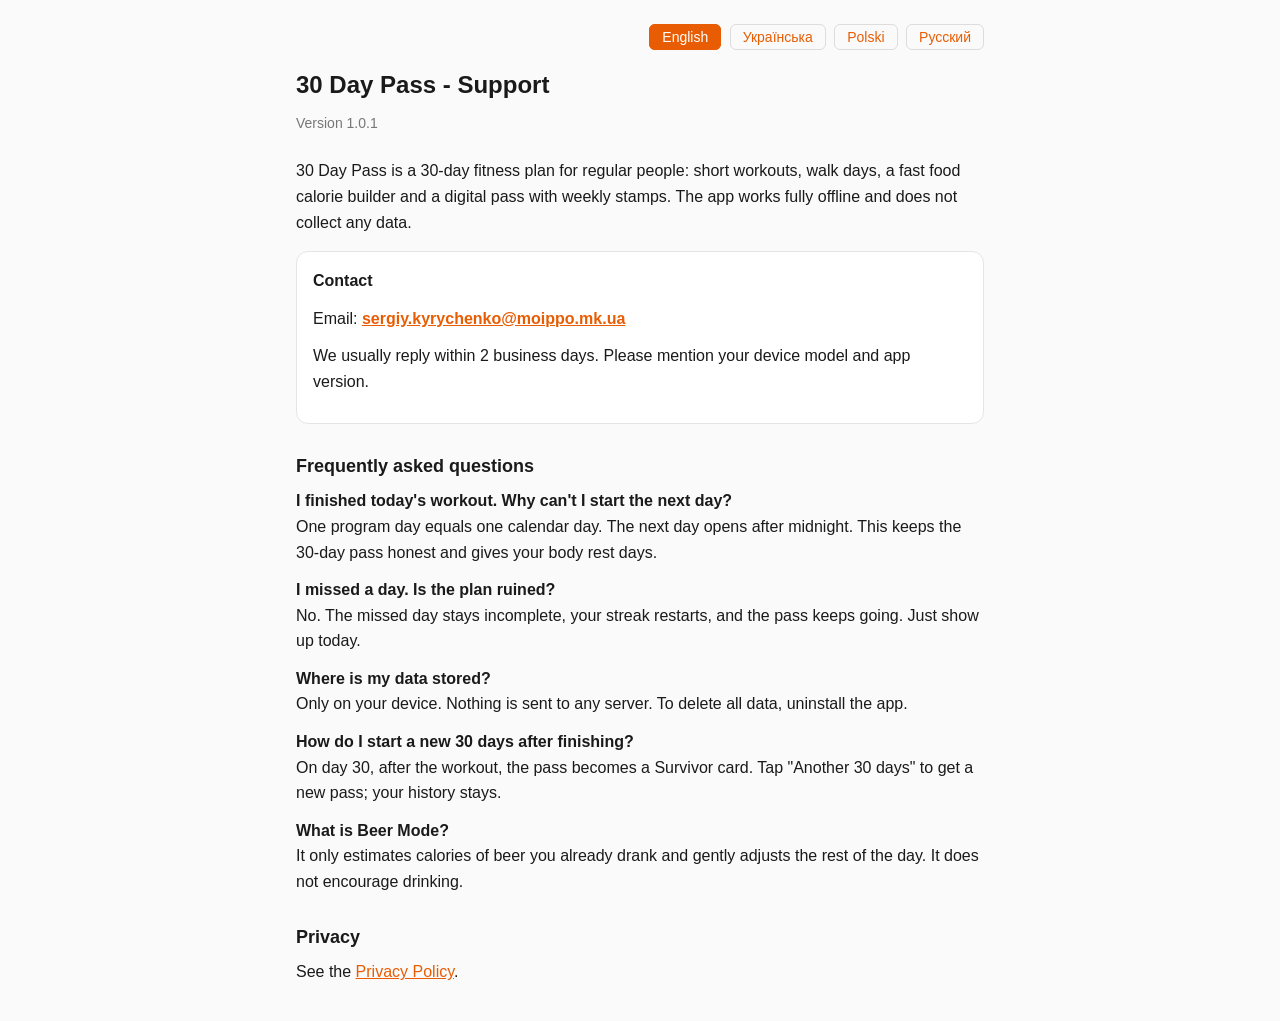
<file: index.html>
<!DOCTYPE html>
<html lang="en">
<head>
<meta charset="UTF-8">
<meta name="viewport" content="width=device-width, initial-scale=1.0">
<title>30 Day Pass - Support</title>
<style>
*{margin:0;padding:0;box-sizing:border-box}
body{font-family:-apple-system,BlinkMacSystemFont,"Segoe UI",Roboto,sans-serif;line-height:1.6;color:#1a1a1a;background:#FAFAFA;padding:24px 16px;max-width:720px;margin:0 auto}
h1{font-size:24px;margin-bottom:8px}
h2{font-size:18px;margin-top:28px;margin-bottom:8px}
p,ul{margin-bottom:12px}
ul{padding-left:20px}
.date{color:#777;font-size:14px;margin-bottom:24px}
.lang-switch{text-align:right;margin-bottom:16px}
.lang-switch a{color:#E85D04;text-decoration:none;font-size:14px;padding:4px 12px;border:1px solid #ddd;border-radius:6px;margin-left:4px}
.lang-switch a.active{background:#E85D04;color:#fff;border-color:#E85D04}
.section{display:none}
.section.active{display:block}
.contact{background:#fff;border:1px solid #e5e5e5;border-radius:12px;padding:16px;margin:16px 0}
.contact a{font-weight:600}
a{color:#E85D04}
</style>
</head>
<body>

<div class="lang-switch">
<a href="#" id="btn-en" class="active" onclick="switchLang('en');return false">English</a>
<a href="#" id="btn-uk" onclick="switchLang('uk');return false">Українська</a>
<a href="#" id="btn-pl" onclick="switchLang('pl');return false">Polski</a>
<a href="#" id="btn-ru" onclick="switchLang('ru');return false">Русский</a>
</div>

<div id="sec-en" class="section active">
<h1>30 Day Pass - Support</h1>
<p class="date">Version 1.0.1</p>
<p>30 Day Pass is a 30-day fitness plan for regular people: short workouts, walk days, a fast food calorie builder and a digital pass with weekly stamps. The app works fully offline and does not collect any data.</p>
<div class="contact">
<p><strong>Contact</strong></p>
<p>Email: <a href="mailto:sergiy.kyrychenko@moippo.mk.ua">sergiy.kyrychenko@moippo.mk.ua</a></p>
<p>We usually reply within 2 business days. Please mention your device model and app version.</p>
</div>
<h2>Frequently asked questions</h2>
<p><strong>I finished today's workout. Why can't I start the next day?</strong><br>One program day equals one calendar day. The next day opens after midnight. This keeps the 30-day pass honest and gives your body rest days.</p>
<p><strong>I missed a day. Is the plan ruined?</strong><br>No. The missed day stays incomplete, your streak restarts, and the pass keeps going. Just show up today.</p>
<p><strong>Where is my data stored?</strong><br>Only on your device. Nothing is sent to any server. To delete all data, uninstall the app.</p>
<p><strong>How do I start a new 30 days after finishing?</strong><br>On day 30, after the workout, the pass becomes a Survivor card. Tap "Another 30 days" to get a new pass; your history stays.</p>
<p><strong>What is Beer Mode?</strong><br>It only estimates calories of beer you already drank and gently adjusts the rest of the day. It does not encourage drinking.</p>
<h2>Privacy</h2>
<p>See the <a href="privacy-policy.html">Privacy Policy</a>.</p>
</div>

<div id="sec-uk" class="section">
<h1>30 Day Pass - Підтримка</h1>
<p class="date">Версія 1.0.1</p>
<p>30 Day Pass - це 30-денний фітнес-план для звичайних людей: короткі тренування, дні прогулянок, конструктор калорій фастфуду та цифровий абонемент із тижневими штампами. Застосунок працює повністю офлайн і не збирає жодних даних.</p>
<div class="contact">
<p><strong>Контакт</strong></p>
<p>Електронна пошта: <a href="mailto:sergiy.kyrychenko@moippo.mk.ua">sergiy.kyrychenko@moippo.mk.ua</a></p>
<p>Зазвичай відповідаємо протягом 2 робочих днів. Вкажіть модель пристрою та версію застосунку.</p>
</div>
<h2>Часті запитання</h2>
<p><strong>Я виконав тренування на сьогодні. Чому не можу почати наступний день?</strong><br>Один день програми дорівнює одному календарному дню. Наступний день відкривається після півночі. Так абонемент на 30 днів залишається чесним, а тіло отримує дні відпочинку.</p>
<p><strong>Я пропустив день. План зіпсовано?</strong><br>Ні. Пропущений день залишається невиконаним, серія починається заново, а абонемент триває далі. Просто прийди сьогодні.</p>
<p><strong>Де зберігаються мої дані?</strong><br>Лише на твоєму пристрої. Нічого не надсилається на сервери. Щоб видалити всі дані, видали застосунок.</p>
<p><strong>Як почати нові 30 днів після завершення?</strong><br>На 30-й день після тренування абонемент стає карткою «Вижив 30 днів». Натисни «Ще 30 днів», щоб отримати новий абонемент; історія зберігається.</p>
<p><strong>Що таке режим пива?</strong><br>Він лише оцінює калорії вже випитого пива і м'яко коригує решту дня. Він не заохочує пити.</p>
<h2>Конфіденційність</h2>
<p>Дивись <a href="privacy-policy.html">Політику конфіденційності</a>.</p>
</div>

<div id="sec-pl" class="section">
<h1>30 Day Pass - Pomoc</h1>
<p class="date">Wersja 1.0.1</p>
<p>30 Day Pass to 30-dniowy plan fitness dla zwykłych ludzi: krótkie treningi, dni spaceru, kalkulator kalorii fast foodu i cyfrowy karnet z tygodniowymi pieczątkami. Aplikacja działa w pełni offline i nie zbiera żadnych danych.</p>
<div class="contact">
<p><strong>Kontakt</strong></p>
<p>E-mail: <a href="mailto:sergiy.kyrychenko@moippo.mk.ua">sergiy.kyrychenko@moippo.mk.ua</a></p>
<p>Zwykle odpowiadamy w ciągu 2 dni roboczych. Podaj model urządzenia i wersję aplikacji.</p>
</div>
<h2>Najczęstsze pytania</h2>
<p><strong>Skończyłem dzisiejszy trening. Dlaczego nie mogę zacząć następnego dnia?</strong><br>Jeden dzień programu to jeden dzień kalendarzowy. Następny dzień otwiera się po północy. Dzięki temu karnet na 30 dni jest uczciwy, a ciało dostaje dni odpoczynku.</p>
<p><strong>Opuściłem dzień. Czy plan jest zepsuty?</strong><br>Nie. Opuszczony dzień pozostaje niewykonany, seria zaczyna się od nowa, a karnet trwa dalej. Po prostu pojaw się dzisiaj.</p>
<p><strong>Gdzie są przechowywane moje dane?</strong><br>Tylko na Twoim urządzeniu. Nic nie jest wysyłane na serwery. Aby usunąć wszystkie dane, odinstaluj aplikację.</p>
<p><strong>Jak zacząć nowe 30 dni po zakończeniu?</strong><br>30. dnia po treningu karnet zamienia się w kartę „Przetrwałem 30 dni”. Stuknij „Kolejne 30 dni”, aby dostać nowy karnet; historia zostaje.</p>
<p><strong>Czym jest Tryb Piwo?</strong><br>Tylko szacuje kalorie już wypitego piwa i delikatnie koryguje resztę dnia. Nie zachęca do picia.</p>
<h2>Prywatność</h2>
<p>Zobacz <a href="privacy-policy.html">Politykę prywatności</a>.</p>
</div>

<div id="sec-ru" class="section">
<h1>30 Day Pass - Поддержка</h1>
<p class="date">Версия 1.0.1</p>
<p>30 Day Pass - это 30-дневный фитнес-план для обычных людей: короткие тренировки, дни прогулок, конструктор калорий фастфуда и цифровой абонемент с недельными штампами. Приложение работает полностью офлайн и не собирает никаких данных.</p>
<div class="contact">
<p><strong>Контакт</strong></p>
<p>Электронная почта: <a href="mailto:sergiy.kyrychenko@moippo.mk.ua">sergiy.kyrychenko@moippo.mk.ua</a></p>
<p>Обычно отвечаем в течение 2 рабочих дней. Укажите модель устройства и версию приложения.</p>
</div>
<h2>Частые вопросы</h2>
<p><strong>Я выполнил тренировку на сегодня. Почему нельзя начать следующий день?</strong><br>Один день программы равен одному календарному дню. Следующий день открывается после полуночи. Так абонемент на 30 дней остаётся честным, а тело получает дни отдыха.</p>
<p><strong>Я пропустил день. План испорчен?</strong><br>Нет. Пропущенный день остаётся невыполненным, серия начинается заново, а абонемент продолжается. Просто приди сегодня.</p>
<p><strong>Где хранятся мои данные?</strong><br>Только на вашем устройстве. Ничего не отправляется на серверы. Чтобы удалить все данные, удалите приложение.</p>
<p><strong>Как начать новые 30 дней после завершения?</strong><br>На 30-й день после тренировки абонемент становится картой «Выжил 30 дней». Нажмите «Ещё 30 дней», чтобы получить новый абонемент; история сохраняется.</p>
<p><strong>Что такое режим пива?</strong><br>Он только оценивает калории уже выпитого пива и мягко корректирует остаток дня. Он не поощряет пить.</p>
<h2>Конфиденциальность</h2>
<p>См. <a href="privacy-policy.html">Политику конфиденциальности</a>.</p>
</div>

<script>
function switchLang(l){
  document.querySelectorAll('.section').forEach(function(s){s.classList.remove('active')});
  document.querySelectorAll('.lang-switch a').forEach(function(a){a.classList.remove('active')});
  document.getElementById('sec-'+l).classList.add('active');
  document.getElementById('btn-'+l).classList.add('active');
  try{localStorage.setItem('lang',l)}catch(e){}
}
(function(){
  var l=null; try{l=localStorage.getItem('lang')}catch(e){}
  if(['uk','pl','ru','en'].indexOf(l)<0){var n=(navigator.language||'en').slice(0,2).toLowerCase(); l=['uk','pl','ru'].indexOf(n)>=0?n:'en'}
  switchLang(l);
})();
</script>
</body>
</html>
</file>
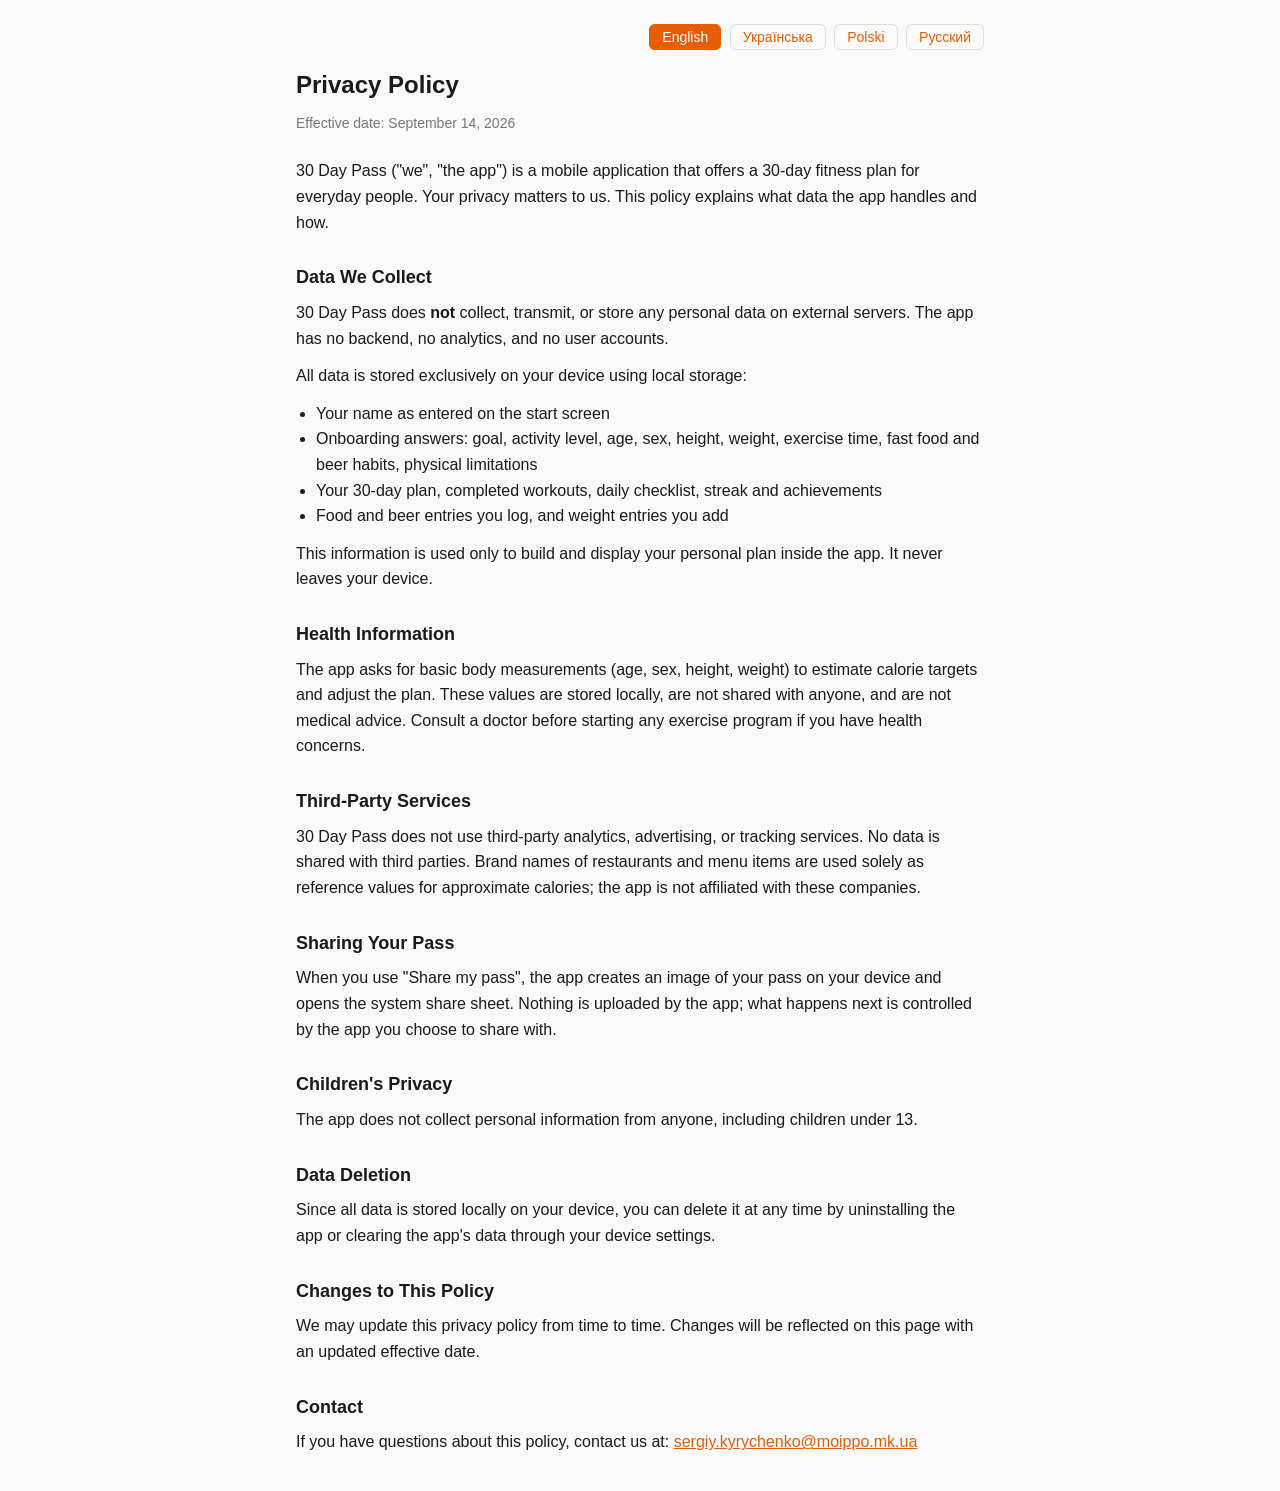
<file: privacy-policy.html>
<!DOCTYPE html>
<html lang="en">
<head>
<meta charset="UTF-8">
<meta name="viewport" content="width=device-width, initial-scale=1.0">
<title>30 Day Pass - Privacy Policy</title>
<style>
*{margin:0;padding:0;box-sizing:border-box}
body{font-family:-apple-system,BlinkMacSystemFont,"Segoe UI",Roboto,sans-serif;line-height:1.6;color:#1a1a1a;background:#FAFAFA;padding:24px 16px;max-width:720px;margin:0 auto}
h1{font-size:24px;margin-bottom:8px}
h2{font-size:18px;margin-top:28px;margin-bottom:8px}
p,ul{margin-bottom:12px}
ul{padding-left:20px}
.date{color:#777;font-size:14px;margin-bottom:24px}
.lang-switch{text-align:right;margin-bottom:16px}
.lang-switch a{color:#E85D04;text-decoration:none;font-size:14px;padding:4px 12px;border:1px solid #ddd;border-radius:6px;margin-left:4px}
.lang-switch a.active{background:#E85D04;color:#fff;border-color:#E85D04}
.section{display:none}
.section.active{display:block}
a{color:#E85D04}
</style>
</head>
<body>

<div class="lang-switch">
<a href="#" id="btn-en" class="active" onclick="switchLang('en');return false">English</a>
<a href="#" id="btn-uk" onclick="switchLang('uk');return false">Українська</a>
<a href="#" id="btn-pl" onclick="switchLang('pl');return false">Polski</a>
<a href="#" id="btn-ru" onclick="switchLang('ru');return false">Русский</a>
</div>

<div id="en" class="section active">
<h1>Privacy Policy</h1>
<p class="date">Effective date: September 14, 2026</p>
<p>30 Day Pass ("we", "the app") is a mobile application that offers a 30-day fitness plan for everyday people. Your privacy matters to us. This policy explains what data the app handles and how.</p>
<h2>Data We Collect</h2>
<p>30 Day Pass does <strong>not</strong> collect, transmit, or store any personal data on external servers. The app has no backend, no analytics, and no user accounts.</p>
<p>All data is stored exclusively on your device using local storage:</p>
<ul>
<li>Your name as entered on the start screen</li>
<li>Onboarding answers: goal, activity level, age, sex, height, weight, exercise time, fast food and beer habits, physical limitations</li>
<li>Your 30-day plan, completed workouts, daily checklist, streak and achievements</li>
<li>Food and beer entries you log, and weight entries you add</li>
</ul>
<p>This information is used only to build and display your personal plan inside the app. It never leaves your device.</p>
<h2>Health Information</h2>
<p>The app asks for basic body measurements (age, sex, height, weight) to estimate calorie targets and adjust the plan. These values are stored locally, are not shared with anyone, and are not medical advice. Consult a doctor before starting any exercise program if you have health concerns.</p>
<h2>Third-Party Services</h2>
<p>30 Day Pass does not use third-party analytics, advertising, or tracking services. No data is shared with third parties. Brand names of restaurants and menu items are used solely as reference values for approximate calories; the app is not affiliated with these companies.</p>
<h2>Sharing Your Pass</h2>
<p>When you use "Share my pass", the app creates an image of your pass on your device and opens the system share sheet. Nothing is uploaded by the app; what happens next is controlled by the app you choose to share with.</p>
<h2>Children's Privacy</h2>
<p>The app does not collect personal information from anyone, including children under 13.</p>
<h2>Data Deletion</h2>
<p>Since all data is stored locally on your device, you can delete it at any time by uninstalling the app or clearing the app's data through your device settings.</p>
<h2>Changes to This Policy</h2>
<p>We may update this privacy policy from time to time. Changes will be reflected on this page with an updated effective date.</p>
<h2>Contact</h2>
<p>If you have questions about this policy, contact us at: <a href="mailto:sergiy.kyrychenko@moippo.mk.ua">sergiy.kyrychenko@moippo.mk.ua</a></p>
</div>

<div id="uk" class="section">
<h1>Політика конфіденційності</h1>
<p class="date">Дата набрання чинності: 14 вересня 2026</p>
<p>30 Day Pass («ми», «застосунок») - мобільний застосунок із 30-денним фітнес-планом для звичайних людей. Ваша конфіденційність важлива для нас. Ця політика пояснює, які дані обробляє застосунок і як саме.</p>
<h2>Які дані ми збираємо</h2>
<p>30 Day Pass <strong>не</strong> збирає, не передає і не зберігає персональні дані на зовнішніх серверах. У застосунку немає бекенду, аналітики та облікових записів користувачів.</p>
<p>Усі дані зберігаються виключно на вашому пристрої в локальному сховищі:</p>
<ul>
<li>Ім'я, введене на стартовому екрані</li>
<li>Відповіді онбордингу: мета, рівень активності, вік, стать, зріст, вага, час на тренування, звички щодо фастфуду та пива, фізичні обмеження</li>
<li>Ваш 30-денний план, виконані тренування, щоденний список, серія днів і досягнення</li>
<li>Записи про їжу та пиво, а також записи ваги</li>
</ul>
<p>Ця інформація використовується лише для побудови й відображення вашого персонального плану всередині застосунку. Вона ніколи не залишає ваш пристрій.</p>
<h2>Інформація про здоров'я</h2>
<p>Застосунок запитує базові параметри тіла (вік, стать, зріст, вага), щоб оцінити ліміт калорій і налаштувати план. Ці значення зберігаються локально, нікому не передаються і не є медичною порадою. Якщо у вас є проблеми зі здоров'ям, проконсультуйтеся з лікарем перед початком будь-якої програми вправ.</p>
<h2>Сторонні сервіси</h2>
<p>30 Day Pass не використовує сторонні сервіси аналітики, реклами чи стеження. Жодні дані не передаються третім особам. Назви ресторанів і позицій меню використовуються лише як довідкові значення приблизної калорійності; застосунок не пов'язаний із цими компаніями.</p>
<h2>Поділитися абонементом</h2>
<p>Коли ви натискаєте «Поділитися абонементом», застосунок створює зображення абонемента на вашому пристрої та відкриває системне меню «Поділитися». Застосунок нічого не завантажує; подальші дії контролює застосунок, який ви оберете.</p>
<h2>Конфіденційність дітей</h2>
<p>Застосунок не збирає персональну інформацію ні від кого, включно з дітьми до 13 років.</p>
<h2>Видалення даних</h2>
<p>Оскільки всі дані зберігаються локально на вашому пристрої, ви можете видалити їх будь-коли, видаливши застосунок або очистивши його дані в налаштуваннях пристрою.</p>
<h2>Зміни в політиці</h2>
<p>Ми можемо час від часу оновлювати цю політику. Зміни буде відображено на цій сторінці з оновленою датою набрання чинності.</p>
<h2>Контакти</h2>
<p>Якщо у вас є запитання щодо цієї політики, напишіть нам: <a href="mailto:sergiy.kyrychenko@moippo.mk.ua">sergiy.kyrychenko@moippo.mk.ua</a></p>
</div>

<div id="pl" class="section">
<h1>Polityka prywatności</h1>
<p class="date">Data wejścia w życie: 14 września 2026</p>
<p>30 Day Pass („my”, „aplikacja”) to aplikacja mobilna oferująca 30-dniowy plan fitness dla zwykłych ludzi. Twoja prywatność jest dla nas ważna. Ta polityka wyjaśnia, jakie dane przetwarza aplikacja i w jaki sposób.</p>
<h2>Jakie dane zbieramy</h2>
<p>30 Day Pass <strong>nie</strong> zbiera, nie przesyła ani nie przechowuje żadnych danych osobowych na zewnętrznych serwerach. Aplikacja nie ma backendu, analityki ani kont użytkowników.</p>
<p>Wszystkie dane są przechowywane wyłącznie na Twoim urządzeniu w pamięci lokalnej:</p>
<ul>
<li>Imię wpisane na ekranie startowym</li>
<li>Odpowiedzi z onboardingu: cel, poziom aktywności, wiek, płeć, wzrost, waga, czas na trening, nawyki dotyczące fast foodu i piwa, ograniczenia fizyczne</li>
<li>Twój 30-dniowy plan, ukończone treningi, dzienna lista, seria dni i osiągnięcia</li>
<li>Zapisane posiłki i piwo oraz wpisy wagi</li>
</ul>
<p>Te informacje służą wyłącznie do zbudowania i wyświetlenia Twojego osobistego planu w aplikacji. Nigdy nie opuszczają Twojego urządzenia.</p>
<h2>Informacje o zdrowiu</h2>
<p>Aplikacja prosi o podstawowe parametry ciała (wiek, płeć, wzrost, waga), aby oszacować limit kalorii i dopasować plan. Te wartości są przechowywane lokalnie, nie są nikomu udostępniane i nie stanowią porady medycznej. Jeśli masz problemy zdrowotne, skonsultuj się z lekarzem przed rozpoczęciem jakiegokolwiek programu ćwiczeń.</p>
<h2>Usługi zewnętrzne</h2>
<p>30 Day Pass nie korzysta z zewnętrznych usług analitycznych, reklamowych ani śledzących. Żadne dane nie są udostępniane osobom trzecim. Nazwy restauracji i pozycji menu służą wyłącznie jako wartości referencyjne przybliżonej kaloryczności; aplikacja nie jest powiązana z tymi firmami.</p>
<h2>Udostępnianie karnetu</h2>
<p>Gdy używasz „Udostępnij karnet”, aplikacja tworzy obraz karnetu na Twoim urządzeniu i otwiera systemowe menu udostępniania. Aplikacja niczego nie wysyła; dalsze kroki kontroluje aplikacja, którą wybierzesz.</p>
<h2>Prywatność dzieci</h2>
<p>Aplikacja nie zbiera danych osobowych od nikogo, w tym od dzieci poniżej 13 roku życia.</p>
<h2>Usuwanie danych</h2>
<p>Ponieważ wszystkie dane są przechowywane lokalnie na Twoim urządzeniu, możesz je usunąć w dowolnym momencie, odinstalowując aplikację lub czyszcząc jej dane w ustawieniach urządzenia.</p>
<h2>Zmiany w polityce</h2>
<p>Możemy od czasu do czasu aktualizować tę politykę. Zmiany będą widoczne na tej stronie wraz ze zaktualizowaną datą wejścia w życie.</p>
<h2>Kontakt</h2>
<p>Jeśli masz pytania dotyczące tej polityki, napisz do nas: <a href="mailto:sergiy.kyrychenko@moippo.mk.ua">sergiy.kyrychenko@moippo.mk.ua</a></p>
</div>

<div id="ru" class="section">
<h1>Политика конфиденциальности</h1>
<p class="date">Дата вступления в силу: 14 сентября 2026</p>
<p>30 Day Pass («мы», «приложение») - мобильное приложение с 30-дневным фитнес-планом для обычных людей. Ваша конфиденциальность важна для нас. Эта политика объясняет, какие данные обрабатывает приложение и каким образом.</p>
<h2>Какие данные мы собираем</h2>
<p>30 Day Pass <strong>не</strong> собирает, не передаёт и не хранит персональные данные на внешних серверах. У приложения нет бэкенда, аналитики и пользовательских аккаунтов.</p>
<p>Все данные хранятся исключительно на вашем устройстве в локальном хранилище:</p>
<ul>
<li>Имя, введённое на стартовом экране</li>
<li>Ответы онбординга: цель, уровень активности, возраст, пол, рост, вес, время на тренировку, привычки по фастфуду и пиву, физические ограничения</li>
<li>Ваш 30-дневный план, выполненные тренировки, ежедневный список, серия дней и достижения</li>
<li>Записи о еде и пиве, а также записи веса</li>
</ul>
<p>Эта информация используется только для построения и отображения вашего персонального плана внутри приложения. Она никогда не покидает ваше устройство.</p>
<h2>Информация о здоровье</h2>
<p>Приложение запрашивает базовые параметры тела (возраст, пол, рост, вес), чтобы оценить лимит калорий и настроить план. Эти значения хранятся локально, никому не передаются и не являются медицинской рекомендацией. Если у вас есть проблемы со здоровьем, проконсультируйтесь с врачом перед началом любой программы упражнений.</p>
<h2>Сторонние сервисы</h2>
<p>30 Day Pass не использует сторонние сервисы аналитики, рекламы или отслеживания. Никакие данные не передаются третьим лицам. Названия ресторанов и позиций меню используются только как справочные значения примерной калорийности; приложение не связано с этими компаниями.</p>
<h2>Поделиться абонементом</h2>
<p>Когда вы нажимаете «Поделиться абонементом», приложение создаёт изображение абонемента на вашем устройстве и открывает системное меню «Поделиться». Приложение ничего не загружает; дальнейшие действия контролирует приложение, которое вы выберете.</p>
<h2>Конфиденциальность детей</h2>
<p>Приложение не собирает персональную информацию ни от кого, включая детей младше 13 лет.</p>
<h2>Удаление данных</h2>
<p>Поскольку все данные хранятся локально на вашем устройстве, вы можете удалить их в любое время, удалив приложение или очистив данные приложения через настройки устройства.</p>
<h2>Изменения в политике</h2>
<p>Мы можем обновлять эту политику. Изменения будут отражены на этой странице с обновлённой датой вступления в силу.</p>
<h2>Контакты</h2>
<p>Если у вас есть вопросы по этой политике, свяжитесь с нами: <a href="mailto:sergiy.kyrychenko@moippo.mk.ua">sergiy.kyrychenko@moippo.mk.ua</a></p>
</div>

<script>
function switchLang(lang){
['en','uk','pl','ru'].forEach(function(l){
document.getElementById(l).className='section'+(l===lang?' active':'');
document.getElementById('btn-'+l).className=l===lang?'active':'';
});
}
</script>
</body>
</html>
</file>
